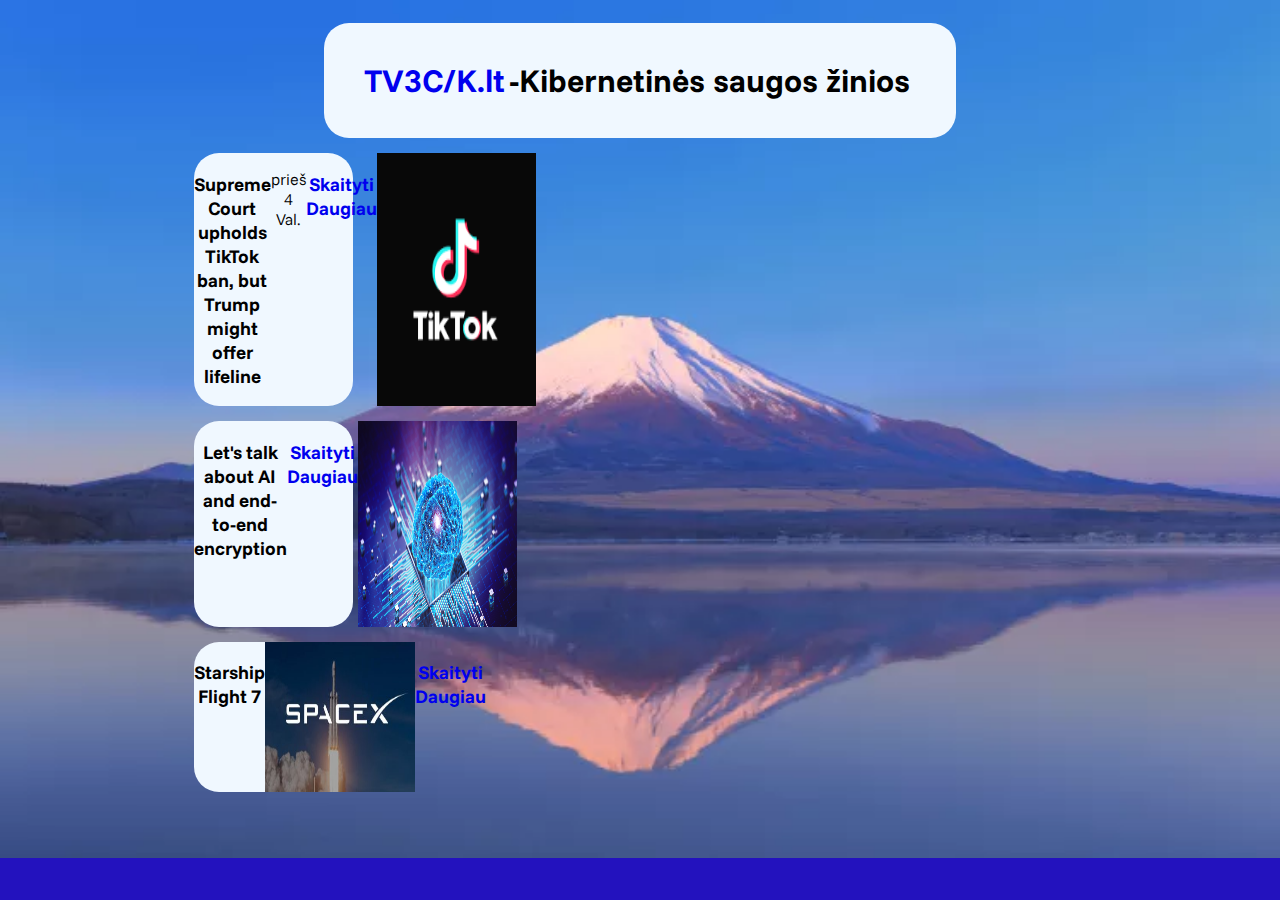
<file: index.html>
<!DOCTYPE html>
<html lang="en">
<head>
    <meta charset="UTF-8">
    <meta name="viewport" content="width=device-width, initial-scale=1.0">
    <title>TV3C/K</title>
    <link rel="stylesheet" href="style1.css">

    <link rel="preconnect" href="https://fonts.googleapis.com">
    <link rel="preconnect" href="https://fonts.gstatic.com" crossorigin>
    <link href="https://fonts.googleapis.com/css2?family=Funnel+Sans:ital,wght@0,300..800;1,300..800&display=swap" rel="stylesheet">

</head>
<body>
    
        <header>
            <nav>
              <ul>
                <li>
                  <a href="index.html"><h1>TV3C/K.lt</h1></a>
                  <h1>-Kibernetinės saugos žinios</h1>
                </li>
              </ul>
            </nav>
          </header>

<main>           
<div class="container">
  <h3>Supreme Court upholds TikTok ban, but Trump might offer lifeline</h3>
  <p>prieš 4 Val.</p>
  <a href="tiktok.html"><h3>Skaityti Daugiau</h3></a>
  <img src="Ekrano kopija 2025-01-17 214213.png" alt="Tiktok  ban">
</div>         
 </main>   
 
 
 <main>
<div class="container">

<h3>Let's talk about AI and end-to-end encryption</h3>
<a href="AIDIRBT.html"><h3>Skaityti Daugiau</h3></a>
<img src="Ekrano kopija 2025-01-17 214809.png" width="159" height="205.44">

</div>
</main>
 

<main>
<div class="container">
<h3>	Starship Flight 7</h3>
<img src="Ekrano kopija 2025-01-17 215504.png" width="150" height="150">
<a href="SpaceX.html"><h3>Skaityti Daugiau</h3></a>
</div>
</main>

</body>
</html>
</file>
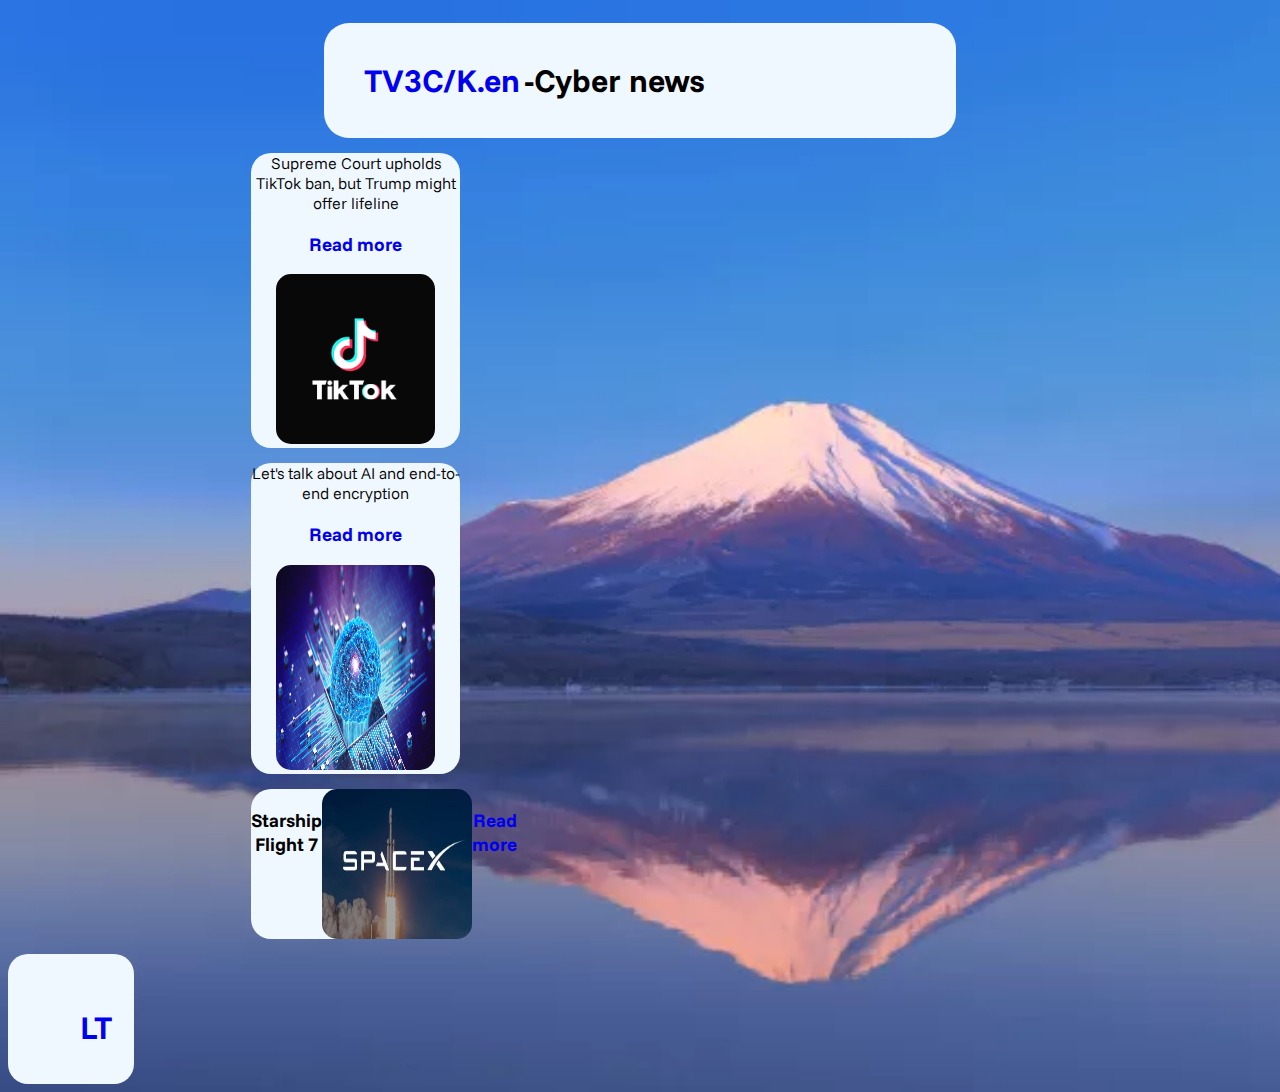
<file: TV3K-C.lt-main/index.html>
<!DOCTYPE html>
<html lang="en">
<head>
    <meta charset="UTF-8">
    <meta name="viewport" content="width=device-width, initial-scale=1.0">
    <title>TV3C/K</title>
    <link rel="stylesheet" href="style1.css">

    <link rel="preconnect" href="https://fonts.googleapis.com">
    <link rel="preconnect" href="https://fonts.gstatic.com" crossorigin>
    <link href="https://fonts.googleapis.com/css2?family=Funnel+Sans:ital,wght@0,300..800;1,300..800&display=swap" rel="stylesheet">

</head>
<body>
    
        <header>
            <nav>
              <ul>
                <li>
                  <a href="index.html"><h1>TV3C/K.en</h1></a>
                  <h1>-Cyber news</h1>
                </li>
              </ul>
            </nav>
          </header>

<main>           
<div class="container">
  <h7>Supreme Court upholds TikTok ban, but Trump might offer lifeline</h3>
  <a href="tiktok.html"><h3>Read more</h3></a>
  <img src="Ekrano kopija 2025-01-17 214213.png" alt="Tiktok  ban">
</div>         
 </main>   
 
 
 <main>
<div class="container">

<h8>Let's talk about AI and end-to-end encryption</h3>
<a href="AIDIRBT.html"><h3>Read more</h3></a>
<img src="Ekrano kopija 2025-01-17 214809.png" width="159" height="205.44">

</div>
</main>
 

<main>
<div class="container">
<h3>	Starship Flight 7</h3>
<img src="Ekrano kopija 2025-01-17 215504.png" width="150" height="150">
<a href="SpaceX.html"><h3>Read more</h3></a>
</div>
</main>

<header class="headerLT">
  <nav>
    <ul>
      <li>
        <a href="indexLT.html"><h1>LT</h1></a>
      </li>
    </ul>
  </nav>
</header>

</body>
</html>
</file>
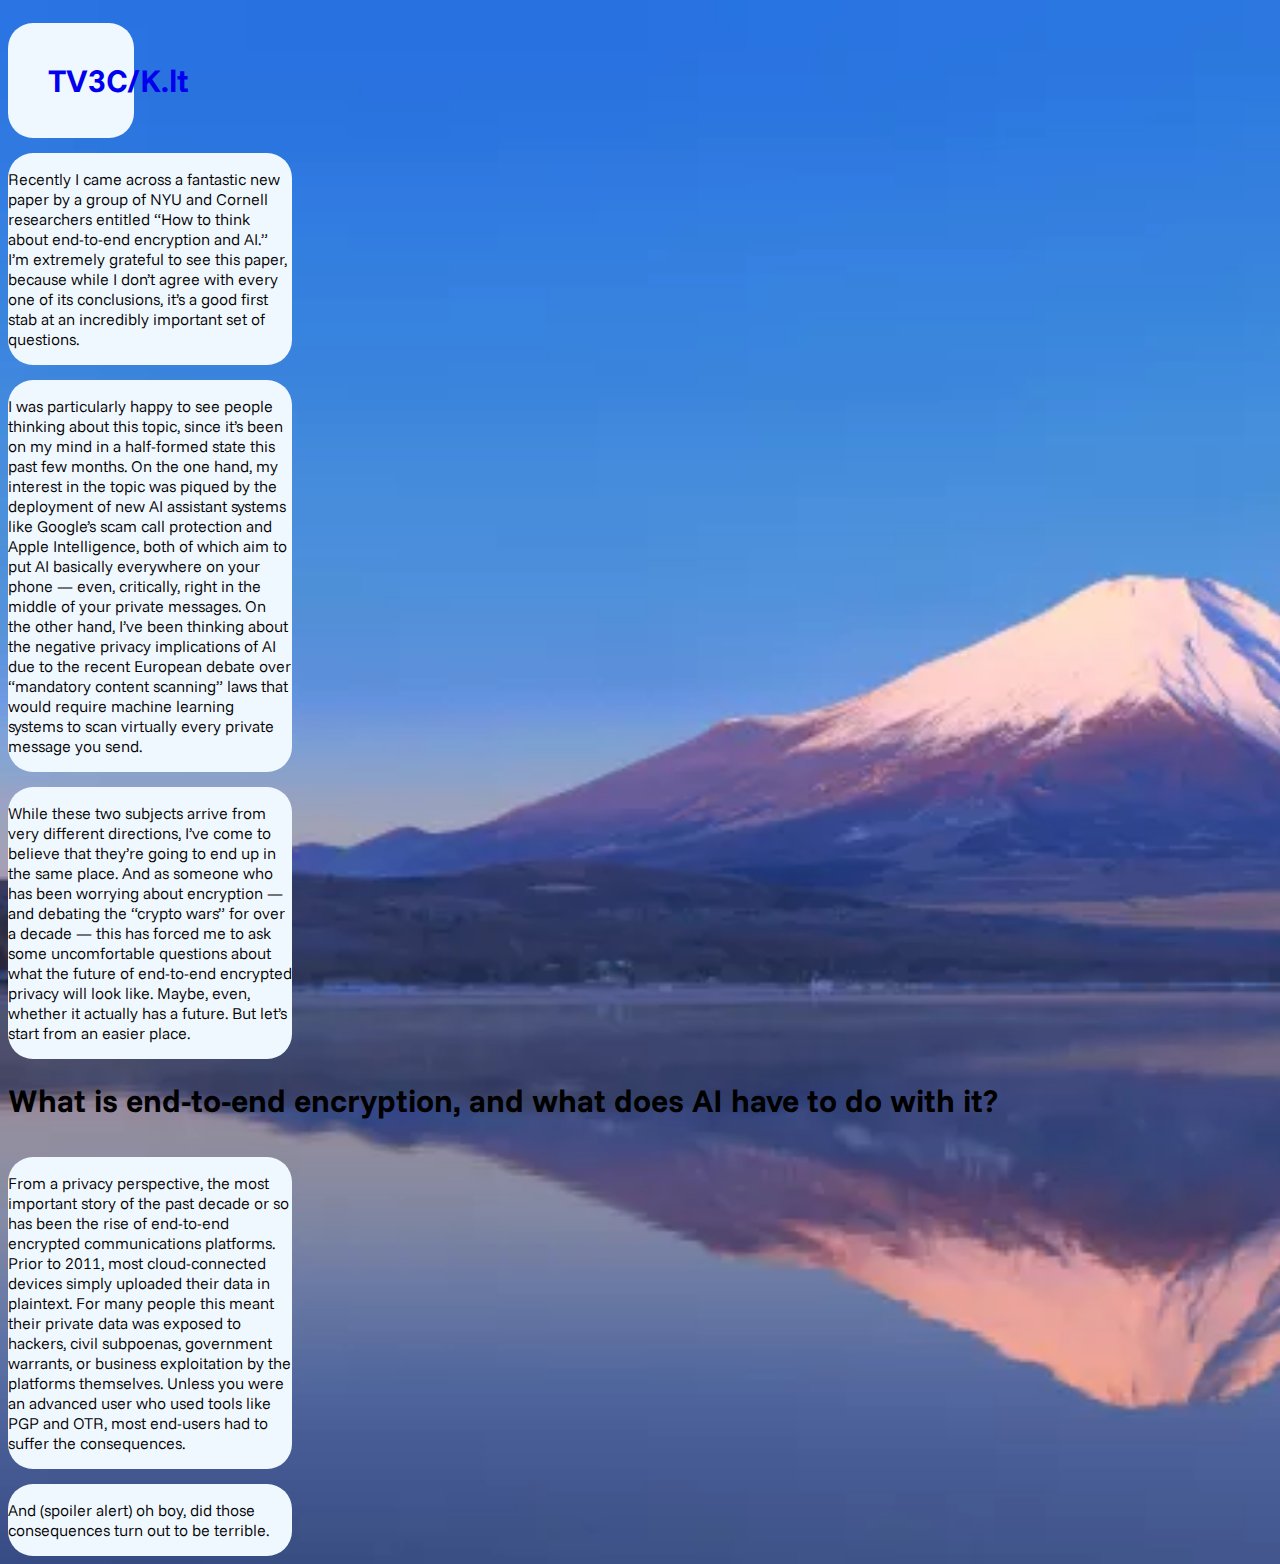
<file: AIDIRBT.html>
<!DOCTYPE html>
<html lang="en">
<head>
    <meta charset="UTF-8">
    <meta name="viewport" content="width=device-width, initial-scale=1.0">
    <title>Ai and end-to-end enc.</title>
    <link rel="stylesheet" href="style2.css">

    <link rel="preconnect" href="https://fonts.googleapis.com">
    <link rel="preconnect" href="https://fonts.gstatic.com" crossorigin>
    <link href="https://fonts.googleapis.com/css2?family=Funnel+Sans:ital,wght@0,300..800;1,300..800&display=swap" rel="stylesheet">
    
    <header>
        <nav>
          <ul>
            <li>
              <a href="index.html"><h1>TV3C/K.lt</h1></a>
            </li>
          </ul>
        </nav>
      </header>

      <main>
        <div class="container">

            <p>Recently I came across a fantastic new paper by a group of NYU and Cornell researchers entitled “How to think about end-to-end encryption and AI.” I’m extremely grateful to see this paper, because while I don’t agree with every one of its conclusions, it’s a good first stab at an incredibly important set of questions.
                </p>
            
        </div>
      </main>

      <main>
        <div class="container">

            <p>I was particularly happy to see people thinking about this topic, since it’s been on my mind in a half-formed state this past few months. On the one hand, my interest in the topic was piqued by the deployment of new AI assistant systems like Google’s scam call protection and Apple Intelligence, both of which aim to put AI basically everywhere on your phone — even, critically, right in the middle of your private messages. On the other hand, I’ve been thinking about the negative privacy implications of AI due to the recent European debate over “mandatory content scanning” laws that would require machine learning systems to scan virtually every private message you send.</p>
        </div>
      </main>

      <main>
        <div class="container">
            <p>While these two subjects arrive from very different directions, I’ve come to believe that they’re going to end up in the same place. And as someone who has been worrying about encryption — and debating the “crypto wars” for over a decade — this has forced me to ask some uncomfortable questions about what the future of end-to-end encrypted privacy will look like. Maybe, even, whether it actually has a future.
            But let’s start from an easier place.</p>
        </div>
      </main>
 <h1>What is end-to-end encryption, and what does AI have to do with it?</h1>
      <main>
        <div class="container">
            <p>From a privacy perspective, the most important story of the past decade or so has been the rise of end-to-end encrypted communications platforms. Prior to 2011, most cloud-connected devices simply uploaded their data in plaintext. For many people this meant their private data was exposed to hackers, civil subpoenas, government warrants, or business exploitation by the platforms themselves. Unless you were an advanced user who used tools like PGP and OTR, most end-users had to suffer the consequences.</p>
        </div>
      </main>
     
      <main>
        <div class="container">
            <p>And (spoiler alert) oh boy, did those consequences turn out to be terrible.</p>
        </div>
      </main>
      
</body>
</html>
</body>
</html>
</file>
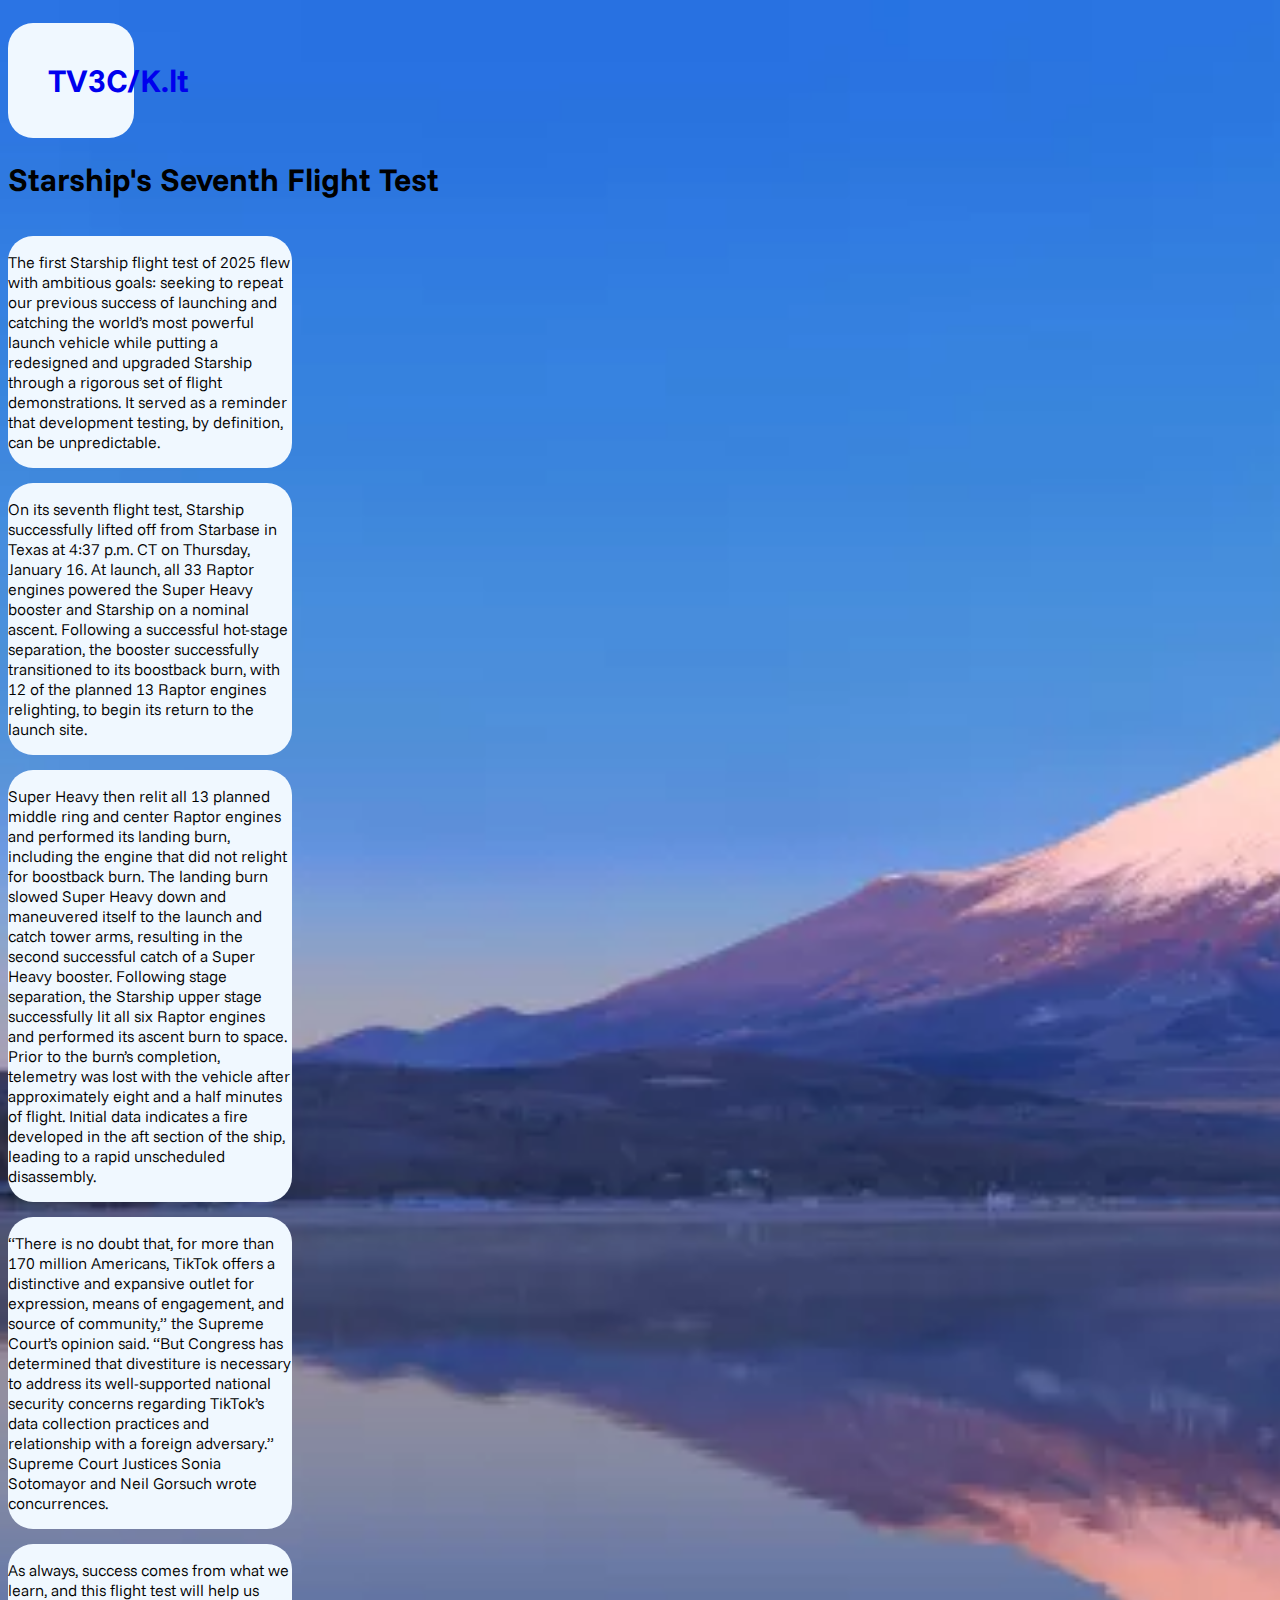
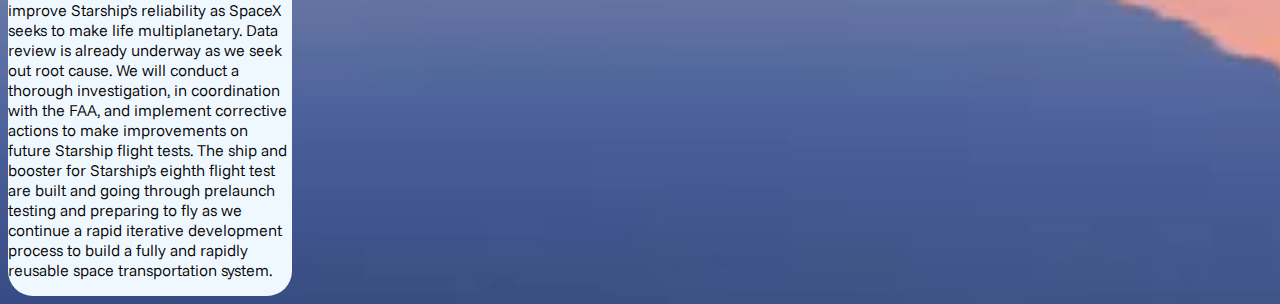
<file: SpaceX.html>
<!DOCTYPE html>
<html lang="en">
<head>
    <meta charset="UTF-8">
    <meta name="viewport" content="width=device-width, initial-scale=1.0">
    <title>SpaceX: Flight 7</title>  
    <link rel="stylesheet" href="style2.css">

    <link rel="preconnect" href="https://fonts.googleapis.com">
    <link rel="preconnect" href="https://fonts.gstatic.com" crossorigin>
    <link href="https://fonts.googleapis.com/css2?family=Funnel+Sans:ital,wght@0,300..800;1,300..800&display=swap" rel="stylesheet">

</head>
<body>
    
    <header>
        <nav>
          <ul>
            <li>
              <a href="index.html"><h1>TV3C/K.lt</h1></a>
            </li>
          </ul>
        </nav>
      </header>
<h1>Starship's Seventh Flight Test</h1>
      <main>
        <div class="container">

            <p>The first Starship flight test of 2025 flew with ambitious goals: seeking to repeat our previous success of launching and catching the world’s most powerful launch vehicle while putting a redesigned and upgraded Starship through a rigorous set of flight demonstrations.
                It served as a reminder that development testing, by definition, can be unpredictable.
                </p>
            
        </div>
      </main>

      <main>
        <div class="container">

            <p>On its seventh flight test, Starship successfully lifted off from Starbase in Texas at 4:37 p.m. CT on Thursday, January 16. At launch, all 33 Raptor engines powered the Super Heavy booster and Starship on a nominal ascent. Following a successful hot-stage separation, the booster successfully transitioned to its boostback burn, with 12 of the planned 13 Raptor engines relighting, to begin its return to the launch site.</p>
        </div>
      </main>

      <main>
        <div class="container">
            <p>Super Heavy then relit all 13 planned middle ring and center Raptor engines and performed its landing burn, including the engine that did not relight for boostback burn. The landing burn slowed Super Heavy down and maneuvered itself to the launch and catch tower arms, resulting in the second successful catch of a Super Heavy booster.
                Following stage separation, the Starship upper stage successfully lit all six Raptor engines and performed its ascent burn to space. Prior to the burn’s completion, telemetry was lost with the vehicle after approximately eight and a half minutes of flight. Initial data indicates a fire developed in the aft section of the ship, leading to a rapid unscheduled disassembly.</p>
        </div>
      </main>

      <main>
        <div class="container">
            <p>“There is no doubt that, for more than 170 million Americans, TikTok offers a distinctive and expansive outlet for expression, means of engagement, and source of community,” the Supreme Court’s opinion said. “But Congress has determined that divestiture is necessary to address its well-supported national security concerns regarding TikTok’s data collection practices and relationship with a foreign adversary.”
                Supreme Court Justices Sonia Sotomayor and Neil Gorsuch wrote concurrences.</p>
        </div>
      </main>

      <main>
        <div class="container">
            <p>As always, success comes from what we learn, and this flight test will help us improve Starship’s reliability as SpaceX seeks to make life multiplanetary. Data review is already underway as we seek out root cause. We will conduct a thorough investigation, in coordination with the FAA, and implement corrective actions to make improvements on future Starship flight tests.

                The ship and booster for Starship’s eighth flight test are built and going through prelaunch testing and preparing to fly as we continue a rapid iterative development process to build a fully and rapidly reusable space transportation system.</p>
        </div>
      </main>

</body>
</html>
</body>
</html>
</file>
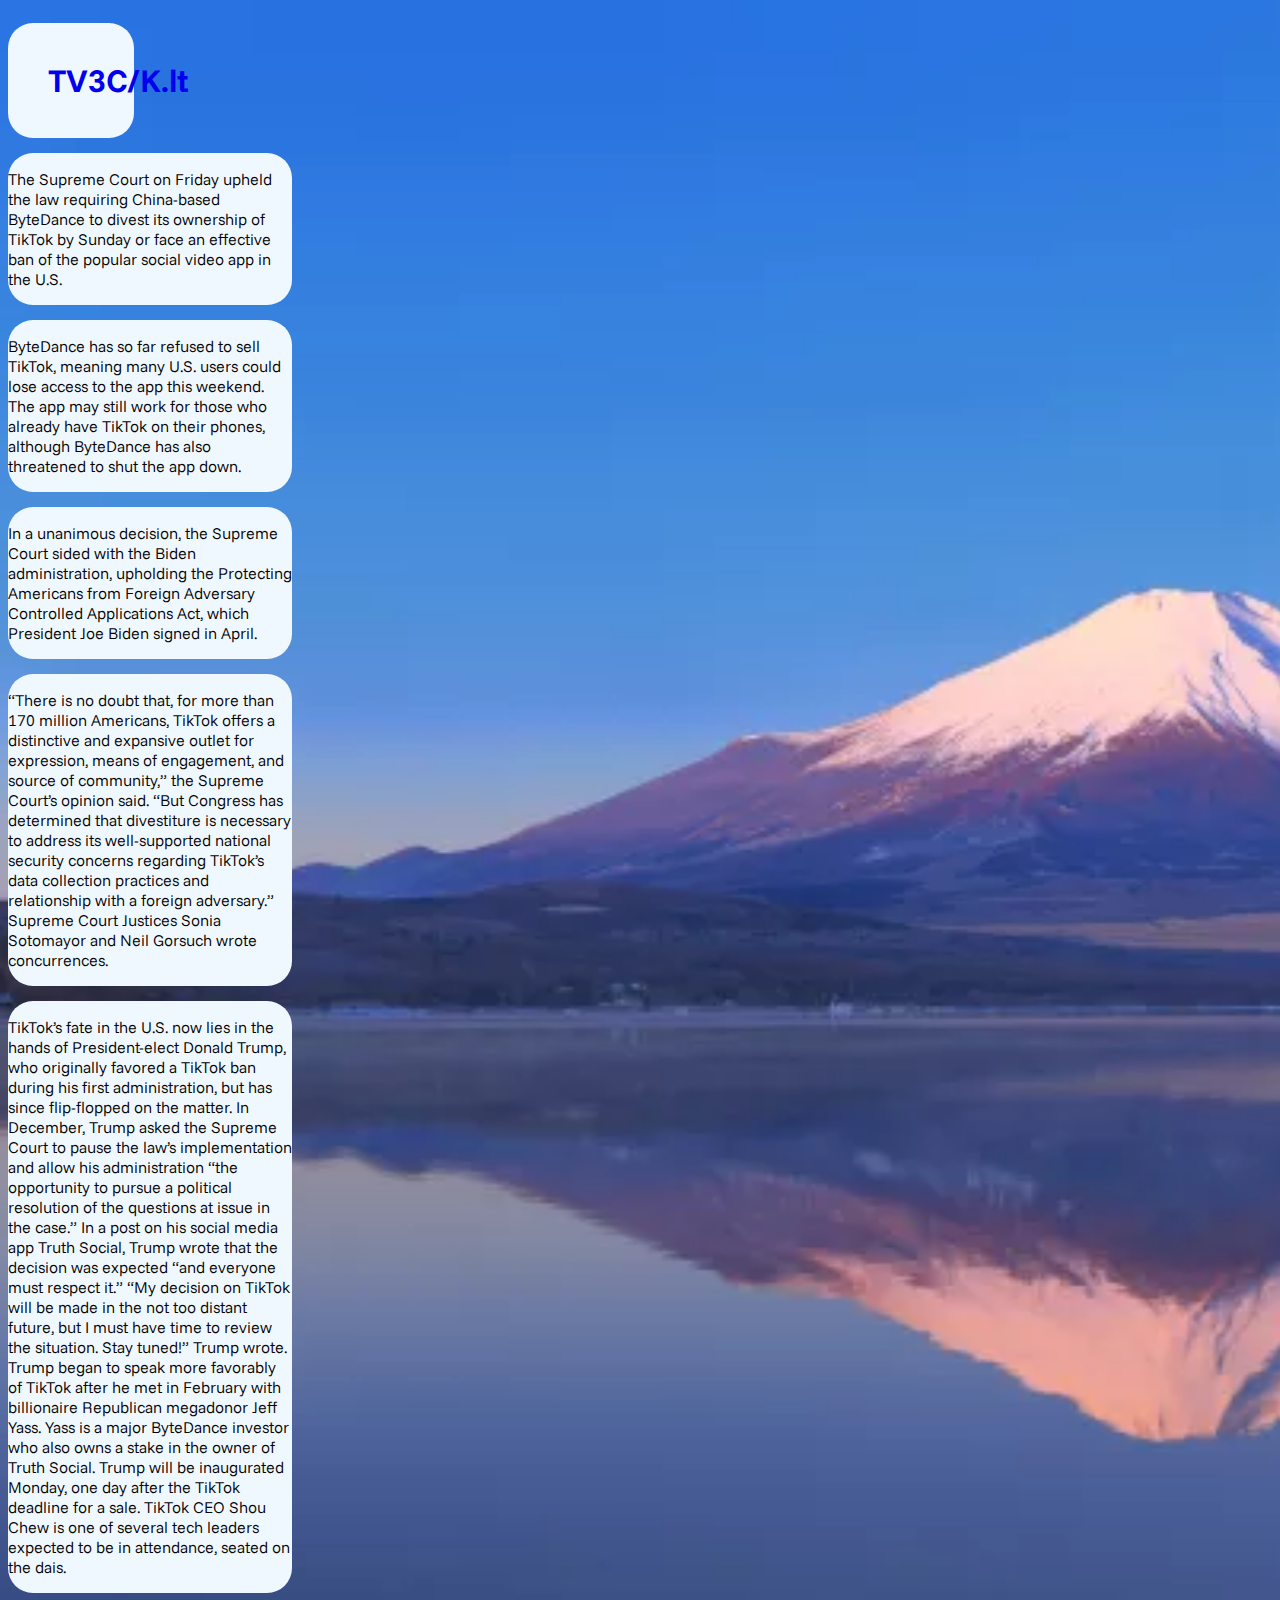
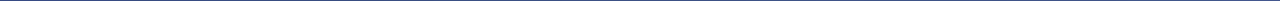
<file: tiktok.html>
<!DOCTYPE html>
<html lang="en">
<head>
    <meta charset="UTF-8">
    <meta name="viewport" content="width=device-width, initial-scale=1.0">
    <title>Tiktok ban</title>  
    <link rel="stylesheet" href="style2.css">

    <link rel="preconnect" href="https://fonts.googleapis.com">
    <link rel="preconnect" href="https://fonts.gstatic.com" crossorigin>
    <link href="https://fonts.googleapis.com/css2?family=Funnel+Sans:ital,wght@0,300..800;1,300..800&display=swap" rel="stylesheet">

</head>
<body>
    
    <header>
        <nav>
          <ul>
            <li>
              <a href="index.html"><h1>TV3C/K.lt</h1></a>
            </li>
          </ul>
        </nav>
      </header>

      <main>
        <div class="container">

            <p>The Supreme Court on Friday upheld the law requiring China-based ByteDance to divest its ownership of TikTok by Sunday or face an effective ban of the popular social video app in the U.S.
                </p>
            
        </div>
      </main>

      <main>
        <div class="container">

            <p><p>ByteDance has so far refused to sell TikTok, meaning many U.S. users could lose access to the app this weekend. The app may still work for those who already have TikTok on their phones, although ByteDance has also threatened to shut the app down.</p></p>
        </div>
      </main>

      <main>
        <div class="container">
            <p>In a unanimous decision, the Supreme Court sided with the Biden administration, upholding the Protecting Americans from Foreign Adversary Controlled Applications Act, which President Joe Biden signed in April.</p>
        </div>
      </main>

      <main>
        <div class="container">
            <p>“There is no doubt that, for more than 170 million Americans, TikTok offers a distinctive and expansive outlet for expression, means of engagement, and source of community,” the Supreme Court’s opinion said. “But Congress has determined that divestiture is necessary to address its well-supported national security concerns regarding TikTok’s data collection practices and relationship with a foreign adversary.”
                Supreme Court Justices Sonia Sotomayor and Neil Gorsuch wrote concurrences.</p>
        </div>
      </main>

      <main>
        <div class="container">
            <p>TikTok’s fate in the U.S. now lies in the hands of President-elect Donald Trump,  who originally favored a TikTok ban during his first administration, but has since flip-flopped on the matter. In December, Trump asked the Supreme Court to pause the law’s implementation and allow his administration “the opportunity to pursue a political resolution of the questions at issue in the case.”

                In a post on his social media app Truth Social, Trump wrote that the decision was expected “and everyone must respect it.”
                
                “My decision on TikTok will be made in the not too distant future, but I must have time to review the situation. Stay tuned!” Trump wrote.
                
                Trump began to speak more favorably of TikTok after he met in February with billionaire Republican megadonor Jeff Yass. Yass is a major ByteDance investor who also owns a stake in the owner of Truth Social.
              
                Trump will be inaugurated Monday, one day after the TikTok deadline for a sale. TikTok CEO Shou Chew is one of several tech leaders expected to be in attendance, seated on the dais. </p>
        </div>
      </main>

</body>
</html>
</file>
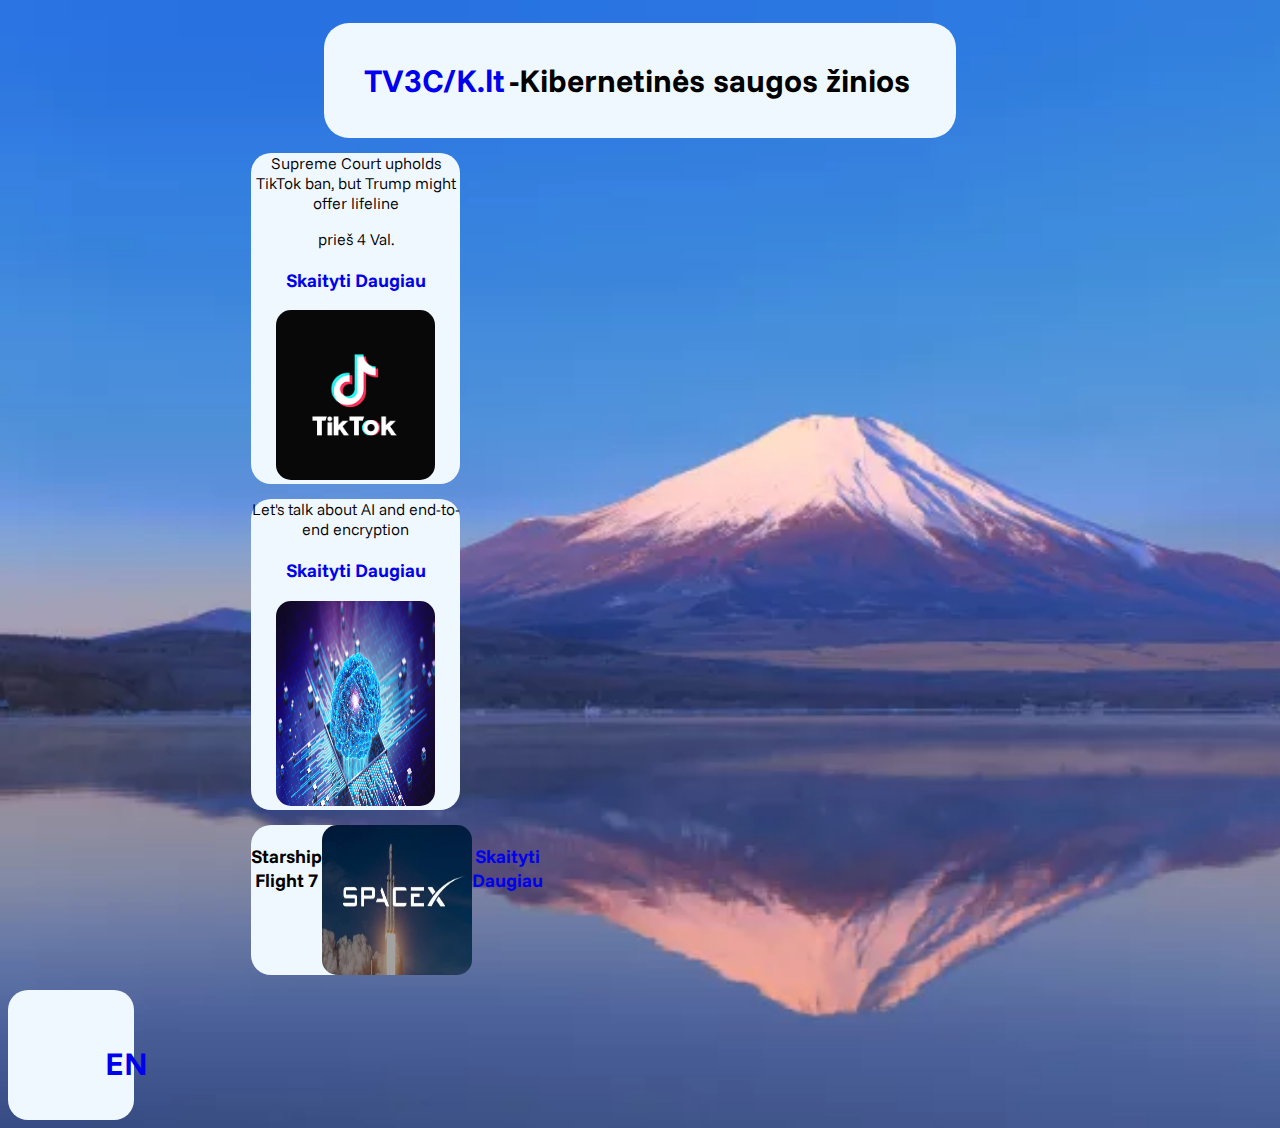
<file: TV3K-C.lt-main/indexLT.html>
<!DOCTYPE html>
<html lang="en">
<head>
    <meta charset="UTF-8">
    <meta name="viewport" content="width=device-width, initial-scale=1.0">
    <title>TV3C/K</title>
    <link rel="stylesheet" href="style1.css">

    <link rel="preconnect" href="https://fonts.googleapis.com">
    <link rel="preconnect" href="https://fonts.gstatic.com" crossorigin>
    <link href="https://fonts.googleapis.com/css2?family=Funnel+Sans:ital,wght@0,300..800;1,300..800&display=swap" rel="stylesheet">

</head>
<body>
    
        <header>
            <nav>
              <ul>
                <li>
                  <a href="index.html"><h1>TV3C/K.lt</h1></a>
                  <h1>-Kibernetinės saugos žinios</h1>
                </li>
              </ul>
            </nav>
          </header>

<main>           
<div class="container">
  <h7>Supreme Court upholds TikTok ban, but Trump might offer lifeline</h3>
  <p>prieš 4 Val.</p>
  <a href="tiktok.html"><h3>Skaityti Daugiau</h3></a>
  <img src="Ekrano kopija 2025-01-17 214213.png" alt="Tiktok  ban">
</div>         
 </main>   
 
 
 <main>
<div class="container">

<h8>Let's talk about AI and end-to-end encryption</h3>
<a href="AIDIRBT.html"><h3>Skaityti Daugiau</h3></a>
<img src="Ekrano kopija 2025-01-17 214809.png" width="159" height="205.44">

</div>
</main>
 

<main>
<div class="container">
<h3>	Starship Flight 7</h3>
<img src="Ekrano kopija 2025-01-17 215504.png" width="150" height="150">
<a href="SpaceX.html"><h3>Skaityti Daugiau</h3></a>
</div>
</main>

<header class="headerLT">
  <nav class="navLT">
    <ul>
      <li>
        <a href="index.html"><h1>EN</h1></a>
      </li>
    </ul>
  </nav>
</header>

</body>
</html>
</file>
<file: style1.css>
body {
    font-family: "Funnel Sans", serif;
    font-optical-sizing: auto;
    font-weight: 300;
    font-style: normal;
    
  
  background-image: url(SG010_6.jpg.webp);
  object-fit: fill;
  background-repeat: no-repeat;
  background-size: cover;
  background-color: rgb(35, 18, 190);
 
}

nav {
  background-color: aliceblue;
  display: flex;
  width: 50%;
  flex-direction: row;
  margin-top: 15px;
  align-items: center;
  border-radius: 25px;
  
}

header {
 display: flex;
  align-items: center;
  width: 100%;
  justify-content: center;
  justify-items: center;
  border-radius: 15%;
  text-align: center;
}

ul {
  list-style: none;
}

a {
  text-decoration: none;
}

h1{
  display: inline-block;
  text-align: center;
}

.container {
  background-color: aliceblue;
  display: flex;
  width: 30%;
  margin-top: 15px;
  border-radius: 25px;
  text-align: center;
}
main {
  display: flex;
  flex-direction: column;
  align-items: center;
  width: 42%;
  justify-content: center;
  justify-items: center;
  border-radius: 15%;
  text-align: center;
}
</file>
<file: TV3K-C.lt-main/style1.css>
body {
    font-family: "Funnel Sans", serif;
    font-optical-sizing: auto;
    font-weight: 300;
    font-style: normal;
    
  
  background-image: url(SG010_6.jpg.webp);
  object-fit: fill;
  background-repeat: no-repeat;
  background-size: cover;
  background-color: rgb(35, 18, 190);
 
}

nav {
  background-color: aliceblue;
  display: flex;
  width: 50%;
  flex-direction: row;
  margin-top: 15px;
  align-items: center;
  border-radius: 25px;
  
}

header {
 display: flex;
  align-items: center;
  width: 100%;
  justify-content: center;
  justify-items: center;
  border-radius: 15%;
  text-align: center;
}

ul {
  list-style: none;
}

a {
  text-decoration: none;
}

h1{
  display: inline-block;

}

.container {
  background-color: aliceblue;
  display: flex;
  width: 30%;
  margin-top: 15px;
  border-radius: 20px;
  text-align: center;
}
.container:hover {
  box-shadow: 0px 0px 100px rgba(0, 0, 0, 0.2); 
}
main {
  display: flex;
  flex-direction: column;
  align-items: center;
  width: 55%;
  justify-content: center;
  justify-items: center;
  border-radius: 15%;
  text-align: center;
}

h5 {
  text-align:center;
}
img {
  border-radius: 15px;
}

.headerLT {
  background-color: aliceblue;
  display: flex;
  width: 10%;
  margin-top: 15px;
  border-radius: 20px;

}

.navLT {
  background-color: aliceblue;
  display: flex;
  width: 10%;
  flex-direction: row;
  margin-top: 15px;
  align-items: left;
  border-radius: 25px;
}
</file>
<file: style2.css>
body {
    font-family: "Funnel Sans", serif;
    font-optical-sizing: auto;
    font-weight: 300;
    font-style: normal;
    
  
  background-image: url(SG010_6.jpg.webp);
  object-fit: fill;
  background-repeat: no-repeat;
  background-size: cover;
  background-color: rgb(35, 18, 190); 

}

nav {
    background-color: aliceblue;
    display: flex;
    width: 10%;
    flex-direction: row;
    margin-top: 15px;
    border-radius: 25px;
    
  }
  
  header {
   display: flex;
    width: 100%;
    border-radius: 15%;
    text-align: center;
  }
  
  ul {
    list-style: none;
  }
  
  a {
    text-decoration: none;
  }
  
  main {
    display: flex;
    flex-direction: column;
    width: 75%;
    border-radius: 15%;
    text-align: left;
  }
  
  .container {
    background-color: aliceblue;
    display: flex;
    width: 30%;
    margin-top: 15px;
    border-radius: 25px;
    text-align: left;
  }
</file>
